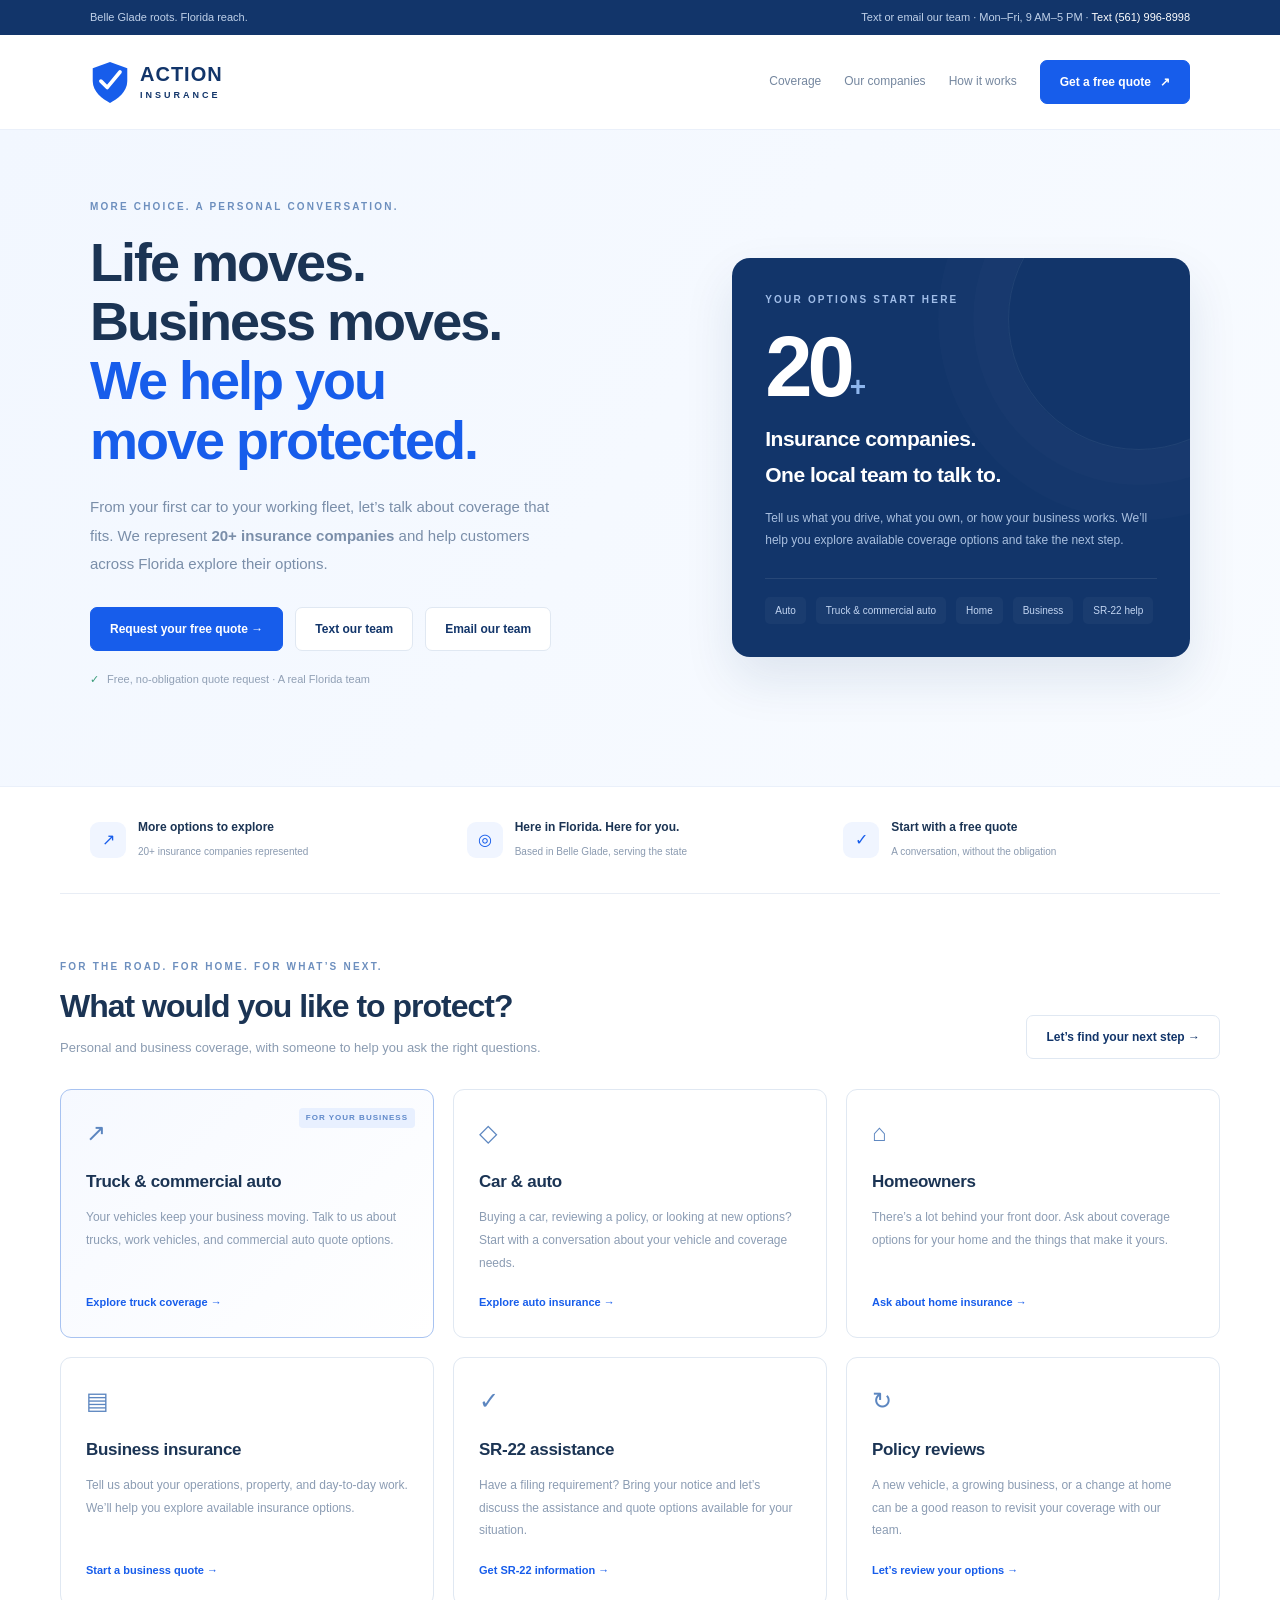
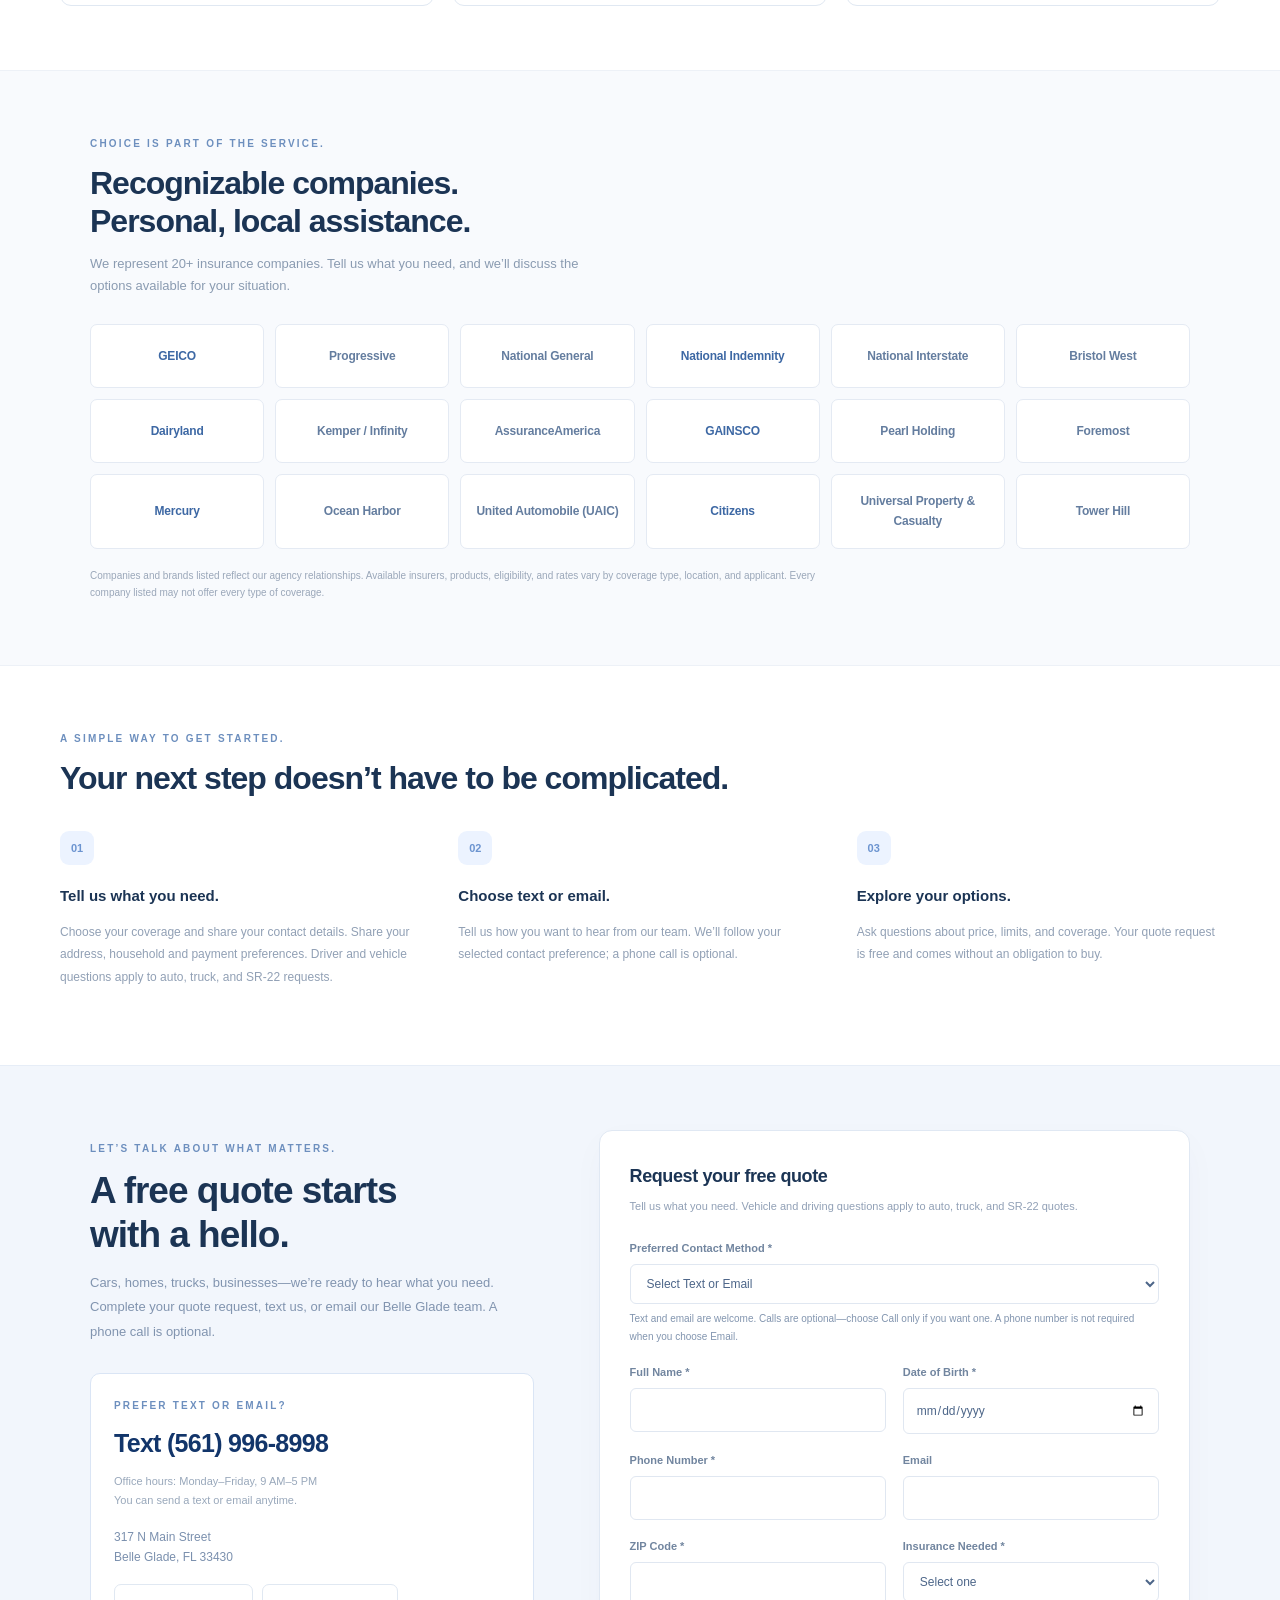
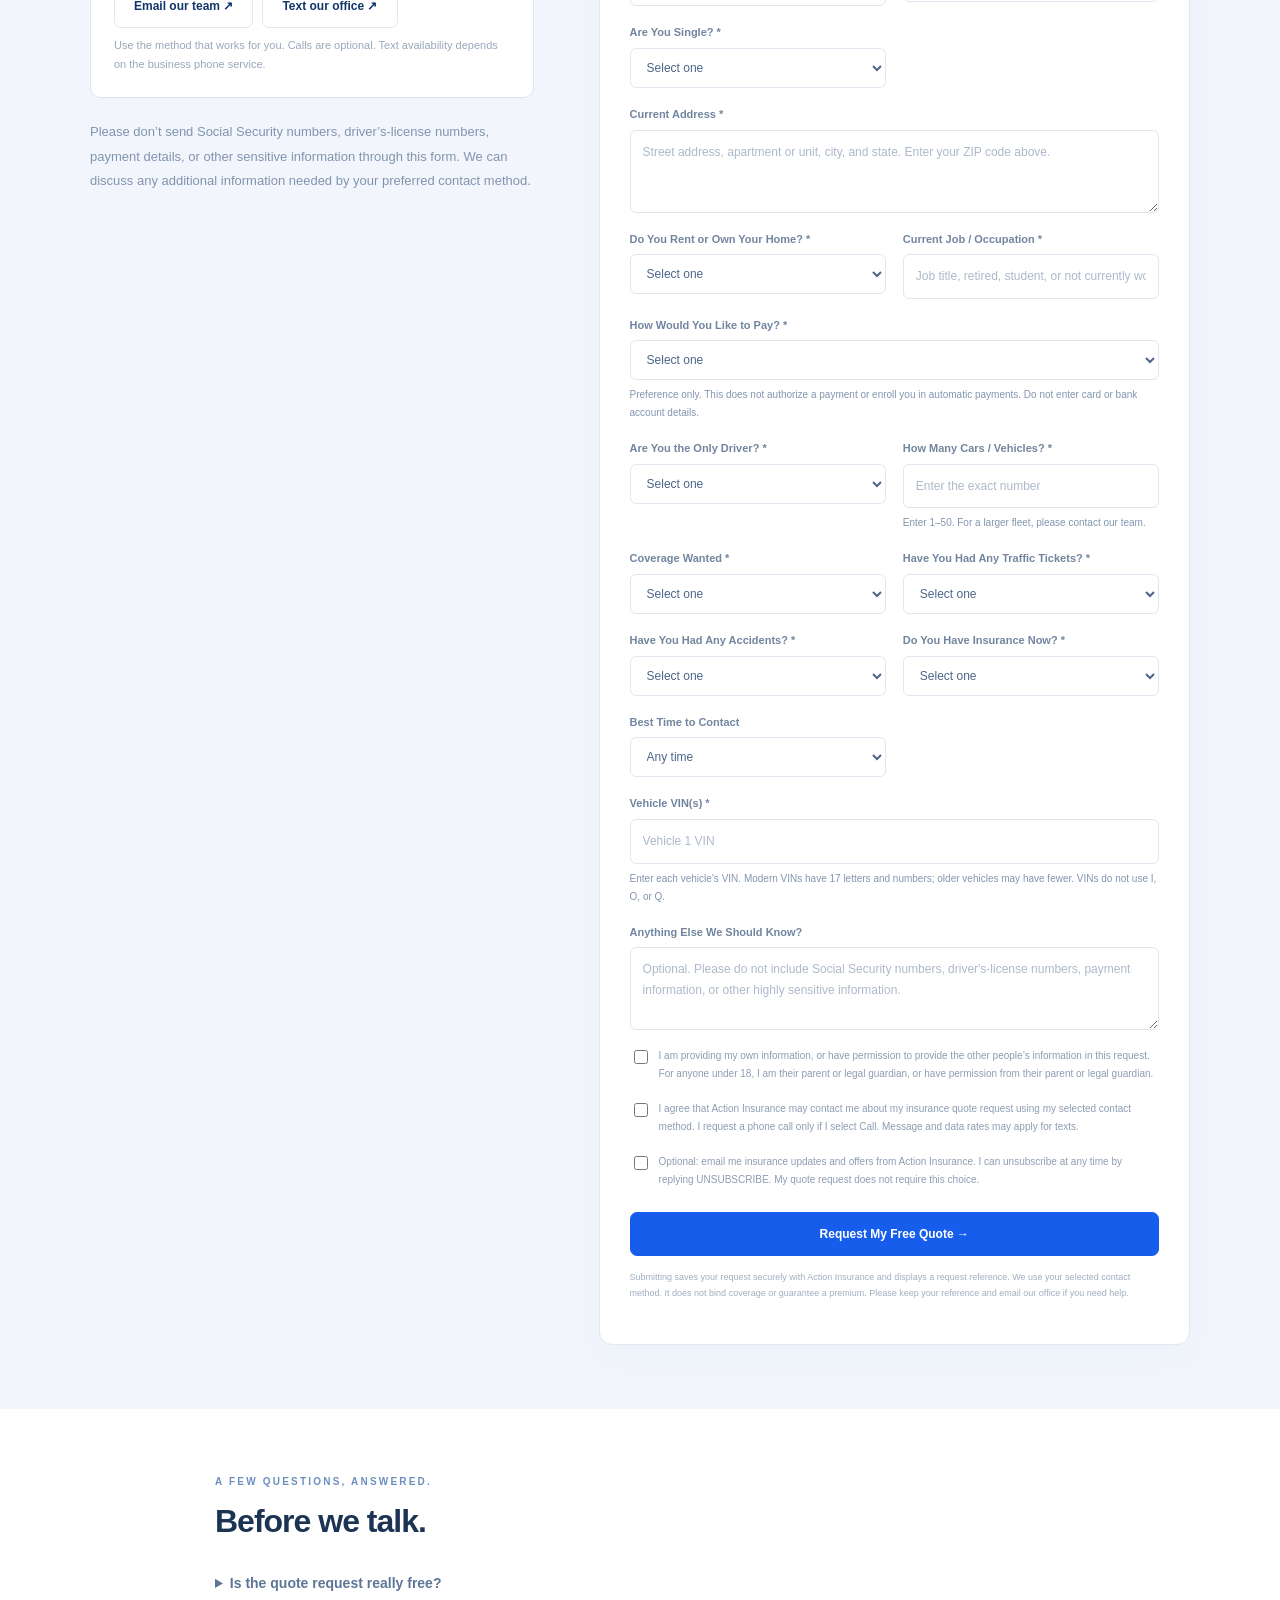
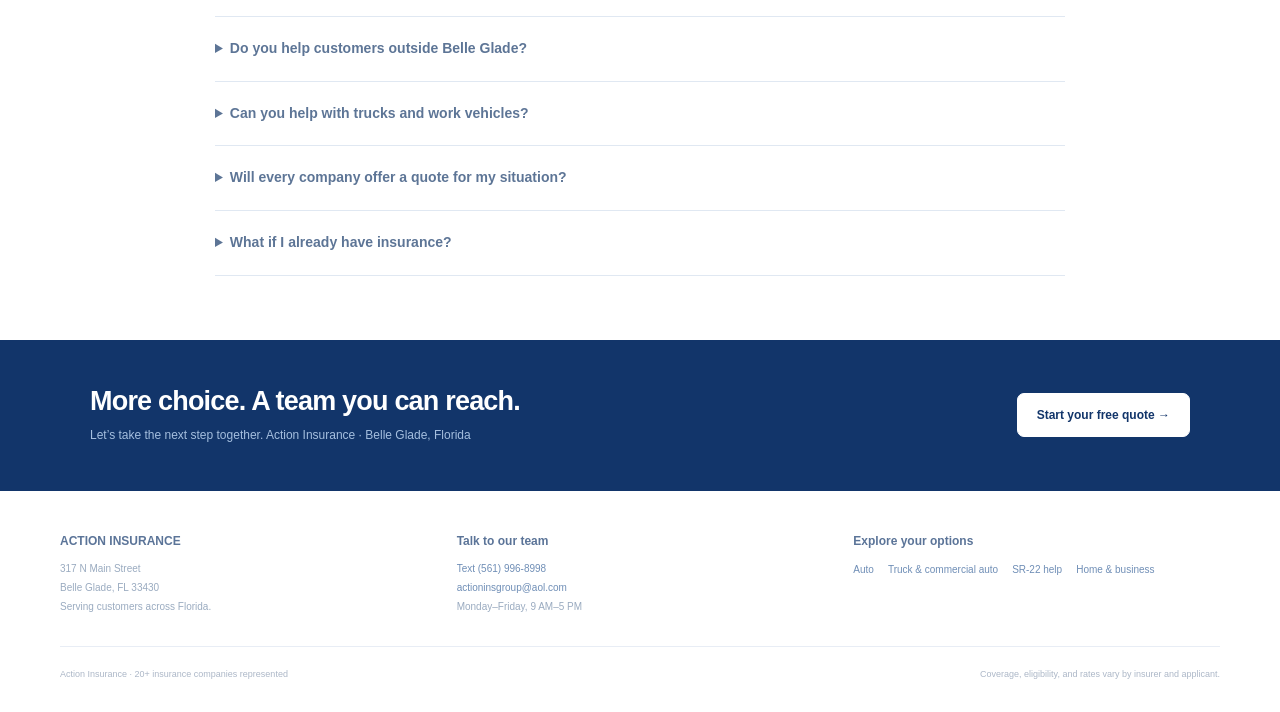
<file: index.html>
<!doctype html>
<html lang="en">
<head>
<meta charset="utf-8"><meta name="viewport" content="width=device-width,initial-scale=1">
<title>Florida Auto, Home & Truck Insurance Quotes | Action Insurance</title>
<meta name="description" content="20+ insurance companies represented. One local Florida team. Request a free auto, home, business or truck insurance quote from Action Insurance in Belle Glade. Call (561) 996-8998.">
<link rel="canonical" href="https://545ny9kfnb-ship-it.github.io/Action-insurance/">
<meta name="robots" content="index,follow"><meta name="geo.region" content="US-FL"><meta name="geo.placename" content="Belle Glade">
<meta property="og:type" content="website"><meta property="og:title" content="20+ companies. One local team. | Action Insurance">
<meta property="og:description" content="More insurance choices, with a real person to help. Request a free quote for your vehicles, home or business. Serving Florida from Belle Glade.">
<meta property="og:url" content="https://545ny9kfnb-ship-it.github.io/Action-insurance/">
<script type="application/ld+json">{"@context":"https://schema.org","@type":"InsuranceAgency","name":"Action Insurance","url":"https://545ny9kfnb-ship-it.github.io/Action-insurance/","telephone":"+1-561-996-8998","email":"actioninsgroup@aol.com","address":{"@type":"PostalAddress","streetAddress":"317 N Main Street","addressLocality":"Belle Glade","addressRegion":"FL","postalCode":"33430","addressCountry":"US"},"areaServed":{"@type":"State","name":"Florida"},"openingHoursSpecification":[{"@type":"OpeningHoursSpecification","dayOfWeek":["Monday","Tuesday","Wednesday","Thursday","Friday"],"opens":"09:00","closes":"17:00"}]}</script>
<style>
.field[hidden]{display:none}
:root{--navy:#12356a;--blue:#175deb;--text:#1b3454;--muted:#75869c;--line:#e0e8f2;--pale:#f3f7fd}*{box-sizing:border-box}html{scroll-behavior:smooth;scroll-padding-top:30px}body{margin:0;color:var(--text);background:#fff;font:15px/1.7 'Segoe UI',Arial,sans-serif}a{color:var(--blue);text-decoration:none}button,input,textarea,select{font:inherit}a:focus-visible,button:focus-visible,input:focus-visible,select:focus-visible,textarea:focus-visible{outline:3px solid #eab867;outline-offset:4px}.skip{position:absolute;left:-9999px}.skip:focus{left:20px;top:20px;background:#fff;z-index:5;padding:12px}.wrap{max-width:1160px;padding:0 30px;margin:0 auto}.topline{background:var(--navy);color:#c0d1e9;font-size:11px;padding:8px 0}.topline .wrap{display:flex;justify-content:space-between}.topline a{color:white}.nav{display:flex;justify-content:space-between;align-items:center;gap:22px;padding-top:25px;padding-bottom:25px}.brand{display:flex;align-items:center;gap:10px;color:var(--navy);font-weight:800;font-size:20px;letter-spacing:1px;line-height:1.1}.brand small{display:block;font-size:9px;font-weight:600;letter-spacing:3px;margin-top:6px}.brand svg{width:40px;height:44px}.navlinks{display:flex;align-items:center;gap:23px;font-size:12px}.navlinks>a{color:#75879f}.button{border:1px solid var(--line);border-radius:7px;padding:12px 19px;display:inline-flex;align-items:center;justify-content:center;gap:9px;font-size:12px;font-weight:650;background:#fff;color:var(--navy);cursor:pointer;line-height:1.5;transition:.15s}.button:hover{transform:translateY(-1px);box-shadow:0 4px 15px #1c4c8b10}.button.primary{background:var(--blue);border-color:var(--blue);color:white}.button.white{background:white;color:var(--navy);border-color:white}.eyebrow{font-size:10px;font-weight:700;letter-spacing:2.2px;text-transform:uppercase;color:#6d8fbe;margin-bottom:18px}.hero{background:linear-gradient(125deg,#f2f7ff,#f8fbff);border-top:1px solid #eaf0fa;border-bottom:1px solid #eaf0fa;overflow:hidden}.hero .wrap{display:grid;grid-template-columns:1.25fr 1fr;gap:70px;align-items:center;padding-top:68px;padding-bottom:68px}.hero h1{font-size:54px;line-height:1.1;letter-spacing:-2px;font-weight:650;margin:0 0 23px}.hero h1 span{color:var(--blue)}.hero-copy>p{color:#7a8ea9;max-width:465px;font-size:15px;line-height:1.9;margin:0 0 28px}.actions{display:flex;gap:12px;flex-wrap:wrap}.hero-note{margin-top:18px!important;font-size:11px!important;color:#91a0b5!important}.hero-note span{color:#3a9b79;margin-right:5px}.choice-card{background:var(--navy);color:#fff;border-radius:18px;padding:33px;position:relative;overflow:hidden;box-shadow:0 22px 50px #12356a1b}.choice-card:before{content:'';position:absolute;width:260px;height:260px;border:1px solid #ffffff10;border-radius:50%;right:-80px;top:-70px;box-shadow:0 0 0 35px #ffffff03,0 0 0 70px #ffffff03}.choice-card .eyebrow{color:#a0bde8;margin-bottom:16px}.choice-number{font-size:85px;line-height:1;font-weight:600;letter-spacing:-5px;position:relative}.choice-card h2{font-size:21px;margin:12px 0 14px;font-weight:550;letter-spacing:-.5px}.choice-card p{font-size:12px;color:#a8bfdf;line-height:1.9;margin:0 0 26px}.choice-list{border-top:1px solid #ffffff17;padding-top:18px;display:flex;gap:10px;flex-wrap:wrap;color:#c2d5f2;font-size:10px}.choice-list span{background:#ffffff09;padding:5px 10px;border-radius:5px}.trustbar{display:grid;grid-template-columns:repeat(3,1fr);gap:30px;padding-top:30px;padding-bottom:30px;border-bottom:1px solid #e8edf5}.trustitem{display:flex;gap:12px;align-items:center}.trusticon{height:36px;width:36px;background:#f0f5ff;border-radius:9px;display:grid;place-items:center;color:var(--blue);font-size:16px;flex-shrink:0}.trustitem strong{display:block;font-size:12px;font-weight:650}.trustitem small{font-size:10px;color:#8a9ab0}.section{padding:64px 0}.section-head{display:flex;justify-content:space-between;align-items:flex-end;gap:30px;margin-bottom:30px}.section h2{font-size:32px;line-height:1.2;letter-spacing:-1px;margin:0 0 12px;font-weight:600}.section .eyebrow{margin-bottom:12px}.section-sub{color:#8a9bb1;font-size:13px;margin:0;max-width:510px}.coverage-grid{display:grid;grid-template-columns:repeat(3,1fr);gap:19px}.coverage-card{border:1px solid var(--line);border-radius:11px;padding:25px;display:flex;flex-direction:column;position:relative}.coverage-card.featured{border-color:#a8c3f1;background:linear-gradient(135deg,#f6f9ff,#fff)}.coverage-icon{font-size:24px;line-height:1.5;margin-bottom:17px;color:#5c86c0}.coverage-card h3{font-size:17px;letter-spacing:-.3px;margin:0 0 9px;font-weight:600}.coverage-card p{font-size:12px;color:#8b9cb3;line-height:1.9;margin:0 0 19px}.coverage-card a{font-size:11px;font-weight:600;margin-top:auto}.tag{position:absolute;top:18px;right:18px;background:#e8f0ff;color:#5f88c9;border-radius:4px;padding:3px 7px;font-size:8px;letter-spacing:1px;font-weight:600}.carrier-section{background:#f8fafd;border-top:1px solid #edf1f7;border-bottom:1px solid #edf1f7}.carrier-grid{display:grid;grid-template-columns:repeat(6,1fr);gap:11px;margin-top:27px}.carrier{background:#fff;border:1px solid #e4eaf3;border-radius:7px;padding:16px 9px;text-align:center;display:grid;place-items:center;min-height:64px;font-size:12px;font-weight:650;color:#647d9f;letter-spacing:-.2px}.carrier:nth-child(3n+1){color:#3d68a4}.carrier-note{font-size:10px;color:#9aa7b9;margin:18px 0 0;max-width:760px}.process{display:grid;grid-template-columns:repeat(3,1fr);gap:35px;margin-top:34px}.step-num{height:34px;width:34px;background:#ecf3ff;color:#6c94d0;display:grid;place-items:center;border-radius:9px;font-size:11px;font-weight:650;margin-bottom:18px}.process h3{font-size:15px;margin:0 0 9px}.process p{font-size:12px;line-height:1.9;color:#91a0b5}.quote-section{background:#f2f6fc;border-top:1px solid #e6edf7}.quote-layout{display:grid;grid-template-columns:.9fr 1.2fr;gap:65px;align-items:start}.quote-intro{padding-top:10px}.quote-intro h2{font-size:37px}.quote-intro>p{color:#8194af;font-size:13px;line-height:1.9}.contact-box{border:1px solid #dae5f5;background:#fff;border-radius:10px;padding:23px;margin-top:28px}.contact-box .phone{font-size:25px;font-weight:650;letter-spacing:-.7px;color:var(--navy)}.contact-box p{font-size:11px;color:#99a8bb;margin:8px 0 0}.contact-box .address{font-size:12px;color:#7b90ae;margin:17px 0}.contact-box .actions{gap:9px}.quote-form{background:#fff;border:1px solid #e0e8f3;border-radius:13px;padding:30px;box-shadow:0 12px 35px #17376307}.quote-form h3{font-size:18px;font-weight:600;letter-spacing:-.4px;margin:0 0 5px}.quote-form>p{font-size:11px;color:#91a0b6;margin:0 0 24px}.form-grid{display:grid;grid-template-columns:1fr 1fr;gap:17px}.field{display:flex;flex-direction:column;gap:6px}.field.full{grid-column:1/-1}.field label{font-size:11px;font-weight:550;color:#71859f}input,select,textarea{width:100%;border:1px solid #e0e7f1;border-radius:6px;padding:11px 12px;color:#4d6689;background:white;font-size:12px;min-width:0}input::placeholder,textarea::placeholder{color:#adb9c9}textarea{resize:vertical;min-height:83px}.check{display:flex;align-items:flex-start;gap:8px;font-size:10px;color:#8d9db3;line-height:1.8;margin:17px 0}.check input{width:14px;height:14px;flex-shrink:0;accent-color:#175deb;margin-top:3px}.submit{width:100%;margin-top:6px}.form-note{font-size:9px;color:#a1aec0;line-height:1.8;margin:13px 0 0}.commercial-fields{display:none;grid-column:1/-1}.commercial-fields.visible{display:grid;grid-template-columns:1fr 1fr;gap:17px}.faq{max-width:850px;margin:auto}.faq details{border-bottom:1px solid var(--line);padding:20px 0}.faq summary{cursor:pointer;font-size:14px;font-weight:550;color:#5d7596}.faq details p{font-size:12px;color:#92a2b8;line-height:1.9;margin:15px 0 0}.final-cta{background:var(--navy);padding:45px 0;color:#fff}.final-cta .wrap{display:flex;align-items:center;justify-content:space-between;gap:30px}.final-cta h2{font-size:27px;line-height:1.2;letter-spacing:-.8px;font-weight:550;margin:0 0 8px}.final-cta p{font-size:12px;color:#a5bfdf;margin:0}.footer{padding:40px 0 30px;color:#9aabc0;font-size:10px}.footer-top{display:grid;grid-template-columns:1fr 1fr 1fr;gap:30px;margin-bottom:30px}.footer strong{color:#5b7498;font-weight:650;font-size:12px}.footer p{margin:8px 0 0;line-height:1.9}.footer a{color:#6f8eb6}.footer-bottom{border-top:1px solid #e8edf5;padding-top:20px;font-size:9px;color:#acb7c7;display:flex;gap:30px;justify-content:space-between}.mobile-call{display:none}.status{font-size:12px;color:var(--blue);margin-top:12px}.privacy-note{font-size:10px;line-height:1.8;color:#97a6ba;margin-top:22px}.inline-links{display:flex;gap:14px;flex-wrap:wrap;margin-top:10px}
@media(max-width:1000px){.hero .wrap{gap:35px}.hero h1{font-size:45px}.carrier-grid{grid-template-columns:repeat(4,1fr)}.quote-layout{gap:35px}.navlinks{gap:15px}.navlinks>a:not(.button){display:none}}@media(max-width:720px){.wrap{padding-left:22px;padding-right:22px}.topline .wrap>span:first-child{display:none}.topline .wrap{justify-content:center}.nav{padding-top:20px;padding-bottom:20px}.brand{font-size:17px}.brand svg{width:33px}.navlinks .button{font-size:10px;padding:10px 12px}.hero .wrap{grid-template-columns:1fr;padding-top:43px;padding-bottom:42px;gap:28px}.hero h1{font-size:43px}.hero-copy>p{font-size:14px}.choice-card{padding:24px}.choice-number{font-size:62px}.choice-card h2{font-size:19px}.choice-card p{margin-bottom:18px}.choice-list{padding-top:13px}.trustbar{gap:20px;grid-template-columns:1fr;padding-top:24px;padding-bottom:24px}.trustitem{gap:12px}.trustitem small{font-size:11px}.section{padding:43px 0}.section-head{display:block;margin-bottom:24px}.section h2{font-size:28px}.section-head>.button{margin-top:18px}.coverage-grid{grid-template-columns:1fr 1fr;gap:13px}.coverage-card{padding:20px}.coverage-card p{font-size:11px}.coverage-card h3{font-size:16px}.tag{font-size:7px;top:13px;right:13px}.carrier-grid{grid-template-columns:repeat(3,1fr);gap:8px}.carrier{font-size:10px;padding:12px 7px;min-height:61px}.process{grid-template-columns:1fr;gap:20px}.process h3{margin-top:-45px;margin-left:53px}.process p{margin-left:53px;margin-top:13px}.quote-layout{grid-template-columns:1fr;gap:28px}.quote-intro h2{font-size:32px}.quote-form{padding:24px}.form-grid{gap:14px}.contact-box{margin-top:22px}.final-cta .wrap{display:block}.final-cta .button{margin-top:20px}.final-cta h2{font-size:25px}.footer-top{grid-template-columns:1fr;gap:21px}.footer-bottom{display:block}.footer-bottom span{display:block;margin-bottom:7px}.footer{padding-bottom:86px}.mobile-call{position:fixed;bottom:0;left:0;right:0;display:flex;gap:10px;background:#fff;padding:10px 18px;border-top:1px solid #dce6f4;z-index:3}.mobile-call .button{flex:1;font-size:11px;padding:11px}.hero .actions .button{font-size:11px;padding:12px 15px}}@media(max-width:400px){.coverage-grid{grid-template-columns:1fr}.hero h1{font-size:38px}.form-grid{grid-template-columns:1fr}.field.full{grid-column:auto}.commercial-fields.visible{grid-template-columns:1fr}.brand small{letter-spacing:2px}.hero .actions{flex-direction:column}}@media(prefers-reduced-motion:reduce){html{scroll-behavior:auto}.button{transition:none}.button:hover{transform:none}}
.contact-preference-note{font-size:10px;line-height:1.8;color:#8295af}#vinFields input+input{margin-top:9px}.field.full>label{display:block} .quote-form .check input{width:14px;height:14px;flex-shrink:0}
@media(max-width:720px){.mobile-call .button{padding:10px 8px;font-size:10px}}
</style>
</head>
<body>
<a class="skip" href="#main-content">Skip to content</a>
<div class="topline"><div class="wrap"><span>Belle Glade roots. Florida reach.</span><span>Text or email our team · Mon–Fri, 9 AM–5 PM · <a href="sms:+15619968998">Text (561) 996-8998</a></span></div></div>
<header class="wrap nav"><a href="./" class="brand" aria-label="Action Insurance home"><svg viewBox="0 0 44 48" aria-hidden="true"><path d="M22 2 41 9v14c0 12-11 20-19 24C14 43 3 35 3 23V9Z" fill="#175deb"/><path d="m12 23 7 7 14-17" fill="none" stroke="#fff" stroke-width="4" stroke-linecap="round" stroke-linejoin="round"/></svg><span>ACTION<small>INSURANCE</small></span></a><nav class="navlinks" aria-label="Main navigation"><a href="#coverage-options">Coverage</a><a href="#companies">Our companies</a><a href="#how-it-works">How it works</a><a href="#quote" class="button primary">Get a free quote <span>↗</span></a></nav></header>
<main id="main-content">
<section class="hero"><div class="wrap"><div class="hero-copy"><div class="eyebrow">MORE CHOICE. A PERSONAL CONVERSATION.</div><h1>Life moves.<br>Business moves.<br><span>We help you<br>move protected.</span></h1><p>From your first car to your working fleet, let’s talk about coverage that fits. We represent <strong>20+ insurance companies</strong> and help customers across Florida explore their options.</p><div class="actions"><a class="button primary" href="#quote">Request your free quote →</a><a class="button" href="sms:+15619968998">Text our team</a><a class="button" href="mailto:actioninsgroup@aol.com?subject=Insurance%20quote%20request">Email our team</a></div><p class="hero-note"><span>✓</span> Free, no-obligation quote request · A real Florida team</p></div><aside class="choice-card"><div class="eyebrow">YOUR OPTIONS START HERE</div><div class="choice-number">20<span style="font-size:28px;letter-spacing:0;color:#8eb6ed">+</span></div><h2>Insurance companies.<br>One local team to talk to.</h2><p>Tell us what you drive, what you own, or how your business works. We’ll help you explore available coverage options and take the next step.</p><div class="choice-list"><span>Auto</span><span>Truck &amp; commercial auto</span><span>Home</span><span>Business</span><span>SR-22 help</span></div></aside></div></section>
<div class="wrap trustbar"><div class="trustitem"><span class="trusticon">↗</span><div><strong>More options to explore</strong><small>20+ insurance companies represented</small></div></div><div class="trustitem"><span class="trusticon">◎</span><div><strong>Here in Florida. Here for you.</strong><small>Based in Belle Glade, serving the state</small></div></div><div class="trustitem"><span class="trusticon">✓</span><div><strong>Start with a free quote</strong><small>A conversation, without the obligation</small></div></div></div>
<section class="section wrap" id="coverage-options"><div class="section-head"><div><div class="eyebrow">FOR THE ROAD. FOR HOME. FOR WHAT’S NEXT.</div><h2>What would you like to protect?</h2><p class="section-sub">Personal and business coverage, with someone to help you ask the right questions.</p></div><a class="button" href="#quote">Let’s find your next step →</a></div><div class="coverage-grid">
<article class="coverage-card featured"><span class="tag">FOR YOUR BUSINESS</span><div class="coverage-icon">↗</div><h3>Truck &amp; commercial auto</h3><p>Your vehicles keep your business moving. Talk to us about trucks, work vehicles, and commercial auto quote options.</p><a href="commercial-auto-insurance.html">Explore truck coverage →</a></article>
<article class="coverage-card"><div class="coverage-icon">◇</div><h3>Car &amp; auto</h3><p>Buying a car, reviewing a policy, or looking at new options? Start with a conversation about your vehicle and coverage needs.</p><a href="auto-insurance.html">Explore auto insurance →</a></article>
<article class="coverage-card"><div class="coverage-icon">⌂</div><h3>Homeowners</h3><p>There’s a lot behind your front door. Ask about coverage options for your home and the things that make it yours.</p><a href="#quote" data-coverage="Home Insurance">Ask about home insurance →</a></article>
<article class="coverage-card"><div class="coverage-icon">▤</div><h3>Business insurance</h3><p>Tell us about your operations, property, and day-to-day work. We’ll help you explore available insurance options.</p><a href="#quote" data-coverage="Business Insurance">Start a business quote →</a></article>
<article class="coverage-card"><div class="coverage-icon">✓</div><h3>SR-22 assistance</h3><p>Have a filing requirement? Bring your notice and let’s discuss the assistance and quote options available for your situation.</p><a href="sr-22.html">Get SR-22 information →</a></article>
<article class="coverage-card"><div class="coverage-icon">↻</div><h3>Policy reviews</h3><p>A new vehicle, a growing business, or a change at home can be a good reason to revisit your coverage with our team.</p><a href="#quote" data-coverage="Other">Let’s review your options →</a></article></div></section>
<section class="section carrier-section" id="companies"><div class="wrap"><div class="eyebrow">CHOICE IS PART OF THE SERVICE.</div><h2>Recognizable companies.<br>Personal, local assistance.</h2><p class="section-sub">We represent 20+ insurance companies. Tell us what you need, and we’ll discuss the options available for your situation.</p><div class="carrier-grid">
<div class="carrier">GEICO</div><div class="carrier">Progressive</div><div class="carrier">National General</div><div class="carrier">National Indemnity</div><div class="carrier">National Interstate</div><div class="carrier">Bristol West</div><div class="carrier">Dairyland</div><div class="carrier">Kemper / Infinity</div><div class="carrier">AssuranceAmerica</div><div class="carrier">GAINSCO</div><div class="carrier">Pearl Holding</div><div class="carrier">Foremost</div><div class="carrier">Mercury</div><div class="carrier">Ocean Harbor</div><div class="carrier">United Automobile (UAIC)</div><div class="carrier">Citizens</div><div class="carrier">Universal Property &amp; Casualty</div><div class="carrier">Tower Hill</div>
</div><p class="carrier-note">Companies and brands listed reflect our agency relationships. Available insurers, products, eligibility, and rates vary by coverage type, location, and applicant. Every company listed may not offer every type of coverage.</p></div></section>
<section class="section wrap" id="how-it-works"><div class="eyebrow">A SIMPLE WAY TO GET STARTED.</div><h2>Your next step doesn’t have to be complicated.</h2><div class="process"><div><div class="step-num">01</div><h3>Tell us what you need.</h3><p>Choose your coverage and share your contact details. Share your address, household and payment preferences. Driver and vehicle questions apply to auto, truck, and SR-22 requests.</p></div><div><div class="step-num">02</div><h3>Choose text or email.</h3><p>Tell us how you want to hear from our team. We’ll follow your selected contact preference; a phone call is optional.</p></div><div><div class="step-num">03</div><h3>Explore your options.</h3><p>Ask questions about price, limits, and coverage. Your quote request is free and comes without an obligation to buy.</p></div></div></section>
<section class="section quote-section" id="quote"><div class="wrap quote-layout"><div class="quote-intro"><div class="eyebrow">LET’S TALK ABOUT WHAT MATTERS.</div><h2>A free quote starts<br>with a hello.</h2><p>Cars, homes, trucks, businesses—we’re ready to hear what you need. Complete your quote request, text us, or email our Belle Glade team. A phone call is optional.</p><div class="contact-box"><div class="eyebrow" style="margin-bottom:8px">PREFER TEXT OR EMAIL?</div><a class="phone" href="sms:+15619968998">Text (561) 996-8998</a><p>Office hours: Monday–Friday, 9 AM–5 PM<br>You can send a text or email anytime.</p><div class="address">317 N Main Street<br>Belle Glade, FL 33430</div><div class="actions"><a class="button" href="mailto:actioninsgroup@aol.com">Email our team ↗</a><a class="button" href="sms:+15619968998">Text our office ↗</a></div><p>Use the method that works for you. Calls are optional. Text availability depends on the business phone service.</p></div><p class="privacy-note">Please don’t send Social Security numbers, driver’s-license numbers, payment details, or other sensitive information through this form. We can discuss any additional information needed by your preferred contact method.</p></div>
<form class="quote-form" id="quoteForm"
            action="https://action-insurance-cloud.oakenbug2.chatgpt.site/quote-request"
            method="POST">
        <input type="hidden" name="Quote Form Version" value="2026-11-06">
        <input type="hidden" id="campaign-source" name="Campaign Source" value="Website">
        <input type="text" name="_honey" tabindex="-1" autocomplete="off" aria-hidden="true" style="display:none">

        <h3>Request your free quote</h3>
        <p>Tell us what you need. Vehicle and driving questions apply to auto, truck, and SR-22 quotes.</p>
        <div class="form-grid">
          <div class="field full">
            <label for="contact">Preferred Contact Method *</label>
            <select id="contact" name="Preferred Contact Method" required>
              <option value="">Select Text or Email</option>
              <option value="Text">Text</option>
              <option value="Email">Email</option>
              <option value="Call">Call (only if I request it)</option>
            </select>
            <small class="contact-preference-note">Text and email are welcome. Calls are optional—choose Call only if you want one. A phone number is not required when you choose Email.</small>
          </div>
          <div class="field">
            <label for="name">Full Name *</label>
            <input id="name" name="Full Name" type="text" autocomplete="name" required>
          </div>

          <div class="field">
            <label for="dob">Date of Birth *</label>
            <input id="dob" name="Date of Birth" type="date" min="1900-01-01" autocomplete="bday" required>
          </div>

          <div class="field">
            <label for="phone" id="phone-label">Phone Number *</label>
            <input id="phone" name="Phone Number" type="tel" autocomplete="tel" required>
          </div>

          <div class="field">
            <label for="email" id="email-label">Email</label>
            <input id="email" name="Email" type="email" autocomplete="email">
          </div>

          <div class="field">
            <label for="zip">ZIP Code *</label>
            <input id="zip" name="ZIP Code" inputmode="numeric" pattern="[0-9]{5}(-[0-9]{4})?" autocomplete="postal-code" required>
          </div>

          <div class="field">
            <label for="insurance">Insurance Needed *</label>
            <select id="insurance" name="Insurance Needed" required>
              <option value="">Select one</option>
              <option>Auto Insurance</option>
              <option>Truck / Commercial Auto Insurance</option>
              <option>Home Insurance</option>
              <option>Renters Insurance</option>
              <option>Business Insurance</option>
              <option>SR-22</option>
              <option>Other</option>
            </select>
          </div>

          <div class="field">
            <label for="single">Are You Single? *</label>
            <select id="single" name="Single" required>
              <option value="">Select one</option>
              <option>Yes</option>
              <option>No</option>
            </select>
          </div>

          <div class="field full">
            <label for="address">Current Address *</label>
            <textarea id="address" name="Current Address" autocomplete="street-address" maxlength="500" placeholder="Street address, apartment or unit, city, and state. Enter your ZIP code above." required></textarea>
          </div>

          <div class="field">
            <label for="housing">Do You Rent or Own Your Home? *</label>
            <select id="housing" name="Housing Status" required>
              <option value="">Select one</option>
              <option>Rent</option>
              <option>Own</option>
              <option>Other</option>
            </select>
          </div>

          <div class="field">
            <label for="jobtitle">Current Job / Occupation *</label>
            <input id="jobtitle" name="Work Title / Occupation" type="text" maxlength="200" placeholder="Job title, retired, student, or not currently working" required>
          </div>

          <div class="field full">
            <label for="payment">How Would You Like to Pay? *</label>
            <select id="payment" name="Payment Preference" aria-describedby="payment-note" required>
              <option value="">Select one</option>
              <option>Card</option>
              <option>Automatic payments</option>
            </select>
            <small id="payment-note" class="contact-preference-note">Preference only. This does not authorize a payment or enroll you in automatic payments. Do not enter card or bank account details.</small>
          </div>

          <div class="field" data-auto-field>
            <label for="onlydriver">Are You the Only Driver? *</label>
            <select id="onlydriver" name="Only Driver" required>
              <option value="">Select one</option>
              <option>Yes</option>
              <option>No</option>
            </select>
          </div>

          <div class="field" data-auto-field data-show-when="onlydriver" data-show-value="No">
            <label for="extra-drivers">How Many Additional Drivers? *</label>
            <input id="extra-drivers" name="Number of Additional Drivers" type="number" min="1" max="20" step="1" inputmode="numeric" placeholder="Do not include yourself" required>
          </div>

          <div class="field full" data-auto-field data-show-when="onlydriver" data-show-value="No">
            <span id="driver-details-label" class="contact-preference-note">Additional drivers: full name and date of birth</span>
            <div id="driverFields" class="form-grid" aria-labelledby="driver-details-label">
              <div class="field"><label for="driver-name-1">Additional Driver 1 Full Name *</label><input id="driver-name-1" name="Additional Driver 1 Name" type="text" maxlength="200" autocomplete="off" required></div>
              <div class="field"><label for="driver-dob-1">Additional Driver 1 Date of Birth *</label><input id="driver-dob-1" name="Additional Driver 1 Date of Birth" type="date" min="1900-01-01" autocomplete="off" required></div>
            </div>
            <small class="contact-preference-note">Birth dates and additional-driver details are stored encrypted and available only in the signed-in agency workspace, not in ordinary notification emails.</small>
          </div>

          <div class="field" data-auto-field>
            <label for="vehicles">How Many Cars / Vehicles? *</label>
            <input id="vehicles" name="Number of Vehicles" type="number" min="1" max="50" step="1" inputmode="numeric" placeholder="Enter the exact number" aria-describedby="vehicles-note" required>
            <small id="vehicles-note" class="contact-preference-note">Enter 1–50. For a larger fleet, please contact our team.</small>
          </div>

          <div class="field" data-auto-field>
            <label for="coverage">Coverage Wanted *</label>
            <select id="coverage" name="Coverage Wanted" required>
              <option value="">Select one</option>
              <option>PIP</option>
              <option>Semi Full Coverage</option>
              <option>Full Coverage</option>
            </select>
          </div>

          <div class="field" data-auto-field>
            <label for="tickets">Have You Had Any Traffic Tickets? *</label>
            <select id="tickets" name="Traffic Tickets" required>
              <option value="">Select one</option><option>Yes</option><option>No</option>
            </select>
          </div>

          <div class="field" data-auto-field data-show-when="tickets">
            <label for="ticket-count">If Yes, How Many Tickets? *</label>
            <input id="ticket-count" name="Number of Tickets" type="number" min="1" max="999" step="1" inputmode="numeric" required>
          </div>

          <div class="field" data-auto-field>
            <label for="accidents">Have You Had Any Accidents? *</label>
            <select id="accidents" name="Accidents" required>
              <option value="">Select one</option><option>Yes</option><option>No</option>
            </select>
          </div>

          <div class="field" data-auto-field data-show-when="accidents">
            <label for="accident-when">If Yes, How Long Ago Was the Most Recent Accident? *</label>
            <input id="accident-when" name="Most Recent Accident" type="text" maxlength="200" placeholder="For example: 6 months ago or May 2024" required>
          </div>

          <div class="field">
            <label for="insured">Do You Have Insurance Now? *</label>
            <select id="insured" name="Currently Insured" required>
              <option value="">Select one</option>
              <option>Yes</option>
              <option>No</option>
            </select>
          </div>

          

          <div class="field" data-show-when="insured">
            <label for="insured-duration">If Yes, How Long Have You Been Insured? *</label>
            <input id="insured-duration" name="Time Currently Insured" type="text" maxlength="200" placeholder="For example: 2 years or since May 2024" required>
          </div>

          <div class="field" data-show-when="insured">
            <label for="insurer">If Yes, With Which Insurance Company? *</label>
            <input id="insurer" name="Current Insurance Company" type="text" maxlength="200" required>
          </div>

          <div class="field">
            <label for="besttime">Best Time to Contact</label>
            <select id="besttime" name="Best Time to Contact">
              <option value="">Any time</option>
              <option>Morning</option>
              <option>Afternoon</option>
              <option>Evening</option>
            </select>
          </div>

          <div class="field full" data-auto-field>
            <label for="vehicle-vin-1">Vehicle VIN(s) *</label>
            <div id="vinFields">
              <input id="vehicle-vin-1" name="Vehicle 1 VIN" type="text" maxlength="17" minlength="11" pattern="[A-HJ-NPR-Za-hj-npr-z0-9]{11,17}" autocapitalize="characters" spellcheck="false" autocomplete="off" aria-label="Vehicle 1 VIN" aria-describedby="vin-note" placeholder="Vehicle 1 VIN" required>
            </div>
            <small id="vin-note" class="contact-preference-note">Enter each vehicle’s VIN. Modern VINs have 17 letters and numbers; older vehicles may have fewer. VINs do not use I, O, or Q.</small>
          </div>

          <div class="field full">
            <label for="message">Anything Else We Should Know?</label>
            <textarea id="message" name="Message" placeholder="Optional. Please do not include Social Security numbers, driver's-license numbers, payment information, or other highly sensitive information."></textarea>
          </div>
        </div>

        <label class="check">
          <input type="checkbox" name="Driver Information Permission" value="Yes" required>
          <span>I am providing my own information, or have permission to provide the other people’s information in this request. For anyone under 18, I am their parent or legal guardian, or have permission from their parent or legal guardian.</span>
        </label>

        <label class="check">
          <input type="checkbox" name="Contact Consent" value="Yes" required>
          <span>I agree that Action Insurance may contact me about my insurance quote request using my selected contact method. I request a phone call only if I select Call. Message and data rates may apply for texts.</span>
        </label>

        <label class="check">
          <input type="checkbox" id="marketingEmailOptIn" name="Marketing Email Opt-In" value="Yes - insurance email updates from Action Insurance">
          <span>Optional: email me insurance updates and offers from Action Insurance. I can unsubscribe at any time by replying UNSUBSCRIBE. My quote request does not require this choice.</span>
        </label>
        <input type="hidden" id="marketingOptInRecordedAt" name="Marketing Opt-In Recorded At" value="Not subscribed">
        <input type="hidden" name="Marketing Opt-In Wording" value="Optional: email me insurance updates and offers from Action Insurance. I can unsubscribe at any time by replying UNSUBSCRIBE. My quote request does not require this choice. Version 2026-10-31.">

        <button class="button primary submit" type="submit">Request My Free Quote →</button>
        <div class="form-note">Submitting saves your request securely with Action Insurance and displays a request reference. We use your selected contact method. It does not bind coverage or guarantee a premium. Please keep your reference and email our office if you need help.</div>
        <div class="status" id="formStatus" aria-live="polite"></div>
      </form>
</div></section>
<section class="section wrap"><div class="faq"><div class="eyebrow">A FEW QUESTIONS, ANSWERED.</div><h2>Before we talk.</h2><details><summary>Is the quote request really free?</summary><p>Yes. You can request a free, no-obligation quote. The insurer determines available coverage, eligibility, and pricing. Requesting a quote does not mean coverage is in effect.</p></details><details><summary>Do you help customers outside Belle Glade?</summary><p>Yes. Our office is in Belle Glade, and we assist customers throughout Florida. Let us know your ZIP code and the type of insurance you’re looking for.</p></details><details><summary>Can you help with trucks and work vehicles?</summary><p>Yes. Truck and commercial auto insurance are among the services we offer. Tell us about your business, vehicles, and drivers so we can discuss your needs and available options.</p></details><details><summary>Will every company offer a quote for my situation?</summary><p>Available companies vary by the coverage you need, your location, and your application. Our agency represents 20+ companies, but every company may not offer every product or accept every applicant.</p></details><details><summary>What if I already have insurance?</summary><p>You can ask us to review your coverage needs and explore available options. Keep your existing coverage in place until any replacement policy and its effective date are confirmed.</p></details></div></section>
<section class="final-cta"><div class="wrap"><div><h2>More choice. A team you can reach.</h2><p>Let’s take the next step together. Action Insurance · Belle Glade, Florida</p></div><a class="button white" href="#quote">Start your free quote →</a></div></section>
</main>
<footer class="footer wrap"><div class="footer-top"><div><strong>ACTION INSURANCE</strong><p>317 N Main Street<br>Belle Glade, FL 33430<br>Serving customers across Florida.</p></div><div><strong>Talk to our team</strong><p><a href="sms:+15619968998">Text (561) 996-8998</a><br><a href="mailto:actioninsgroup@aol.com">actioninsgroup@aol.com</a><br>Monday–Friday, 9 AM–5 PM</p></div><div><strong>Explore your options</strong><div class="inline-links"><a href="auto-insurance.html">Auto</a><a href="commercial-auto-insurance.html">Truck &amp; commercial auto</a><a href="sr-22.html">SR-22 help</a><a href="#quote">Home &amp; business</a></div></div></div><div class="footer-bottom"><span>Action Insurance · 20+ insurance companies represented</span><span>Coverage, eligibility, and rates vary by insurer and applicant.</span></div></footer>
<div class="mobile-call"><a class="button" href="sms:+15619968998">Text us</a><a class="button" href="mailto:actioninsgroup@aol.com?subject=Insurance%20quote%20request">Email us</a><a class="button primary" href="#quote">Free quote →</a></div>
<script>
    const form = document.getElementById('quoteForm');
    const statusEl = document.getElementById('formStatus');
    const vehicleSelect = document.getElementById('vehicles');
    const vinFields = document.getElementById('vinFields');
    const storedVinValues = new Map();
    const storedDriverValues = new Map();
    const driverCount = document.getElementById('extra-drivers');
    const driverFields = document.getElementById('driverFields');
    const today = new Date().toISOString().slice(0, 10);
    document.querySelectorAll('input[type=date]').forEach(input => { input.max = today; });

    function renderDriverFields() {
      driverFields.querySelectorAll('input').forEach(input => storedDriverValues.set(input.name, input.value));
      const selectedCount = Number(driverCount.value || '1');
      const count = Number.isInteger(selectedCount) && selectedCount >= 1 ? Math.min(selectedCount, 20) : 1;
      driverFields.replaceChildren();
      for (let i = 1; i <= count; i++) {
        for (const kind of ['Name', 'Date of Birth']) {
          const field = document.createElement('div');
          field.className = 'field';
          const label = document.createElement('label');
          const input = document.createElement('input');
          input.id = (kind === 'Name' ? 'driver-name-' : 'driver-dob-') + i;
          input.name = `Additional Driver ${i} ${kind}`;
          label.htmlFor = input.id;
          label.textContent = `Additional Driver ${i} ${kind === 'Name' ? 'Full Name' : kind} *`;
          input.type = kind === 'Name' ? 'text' : 'date';
          if (kind === 'Name') input.maxLength = 200;
          else { input.min = '1900-01-01'; input.max = today; }
          input.autocomplete = 'off';
          input.required = true;
          input.value = storedDriverValues.get(input.name) || '';
          field.append(label, input);
          driverFields.appendChild(field);
        }
      }
      updateCoverageFields();
    }
    driverCount.addEventListener('input', renderDriverFields);
    driverCount.addEventListener('change', renderDriverFields);

    function renderVinFields() {
      vinFields.querySelectorAll('input').forEach((input, index) => {
        storedVinValues.set(index + 1, input.value);
      });
      const selectedCount = Number(vehicleSelect.value || '1');
      const count = Number.isInteger(selectedCount) && selectedCount >= 1 ? Math.min(selectedCount, 50) : 1;
      vinFields.innerHTML = '';
      for (let i = 1; i <= count; i++) {
        const input = document.createElement('input');
        input.name = `Vehicle ${i} VIN`;
        input.type = 'text';
        input.id = 'vehicle-vin-' + i;
        input.maxLength = 17;
        input.minLength = 11;
        input.pattern = '[A-HJ-NPR-Za-hj-npr-z0-9]{11,17}';
        input.autocomplete = 'off';
        input.setAttribute('autocapitalize', 'characters');
        input.spellcheck = false;
        input.setAttribute('aria-describedby', 'vin-note');
        input.setAttribute('aria-label', 'Vehicle ' + i + ' VIN');
        input.value = storedVinValues.get(i) || '';
        input.placeholder = `Vehicle ${i} VIN`;
        input.required = true;
        input.style.marginBottom = '10px';
        vinFields.appendChild(input);
      }
      updateCoverageFields();
    }

    vehicleSelect.addEventListener('input', renderVinFields);
    vehicleSelect.addEventListener('change', renderVinFields);


    const contactPreference = document.getElementById('contact');
    const phoneInput = document.getElementById('phone');
    const emailInput = document.getElementById('email');
    function updateContactRequirements() {
      const byEmail = contactPreference.value === 'Email';
      phoneInput.required = !byEmail;
      emailInput.required = byEmail;
      document.getElementById('phone-label').textContent = byEmail ? 'Phone Number (optional)' : 'Phone Number *';
      document.getElementById('email-label').textContent = byEmail ? 'Email *' : 'Email';
    }
    contactPreference.addEventListener('change', updateContactRequirements);
    updateContactRequirements();
    const params = new URLSearchParams(location.search);
    const coverageSelect = document.getElementById('insurance');
    function updateCoverageFields() {
      const needsVehicles = !coverageSelect.value || ['Auto Insurance', 'Truck / Commercial Auto Insurance', 'SR-22'].includes(coverageSelect.value);
      document.querySelectorAll('[data-auto-field], [data-show-when]').forEach(field => {
        const show = (!field.hasAttribute('data-auto-field') || needsVehicles) && (!field.dataset.showWhen || document.getElementById(field.dataset.showWhen).value === (field.dataset.showValue || 'Yes'));
        field.hidden = !show;
        field.querySelectorAll('input, select').forEach(input => {
          if (!Object.hasOwn(input.dataset, 'coverageRequired')) input.dataset.coverageRequired = String(input.required);
          input.required = show && input.dataset.coverageRequired === 'true';
          input.disabled = !show;
        });
      });
    }
    coverageSelect.addEventListener('change', updateCoverageFields);
    document.getElementById('tickets').addEventListener('change', updateCoverageFields);
    document.getElementById('accidents').addEventListener('change', updateCoverageFields);
    document.getElementById('insured').addEventListener('change', updateCoverageFields);
    document.getElementById('onlydriver').addEventListener('change', updateCoverageFields);
    const requested = params.get('coverage');
    if ([...coverageSelect.options].some(option => option.value === requested)) coverageSelect.value = requested;
    updateCoverageFields();
    document.querySelectorAll('[data-coverage]').forEach(link => link.addEventListener('click', () => {
      const requestedCoverage = link.dataset.coverage;
      if ([...coverageSelect.options].some(option => option.value === requestedCoverage)) coverageSelect.value = requestedCoverage;
      updateCoverageFields();
    }));
    document.getElementById('campaign-source').value = [params.get('utm_source'), params.get('utm_campaign')].filter(Boolean).join(' / ').slice(0, 200) || 'Website';

    // Submit directly to our owned intake service, which saves the request before email notification.
    form.addEventListener('submit', function() {
      vinFields.querySelectorAll('input').forEach(input => { input.value = input.value.trim().toUpperCase(); });
      document.getElementById('marketingOptInRecordedAt').value = document.getElementById('marketingEmailOptIn').checked ? new Date().toISOString() : 'Not subscribed';
      statusEl.textContent = 'Saving your request securely with Action Insurance...';
    });
  </script>
</body></html>
</file>
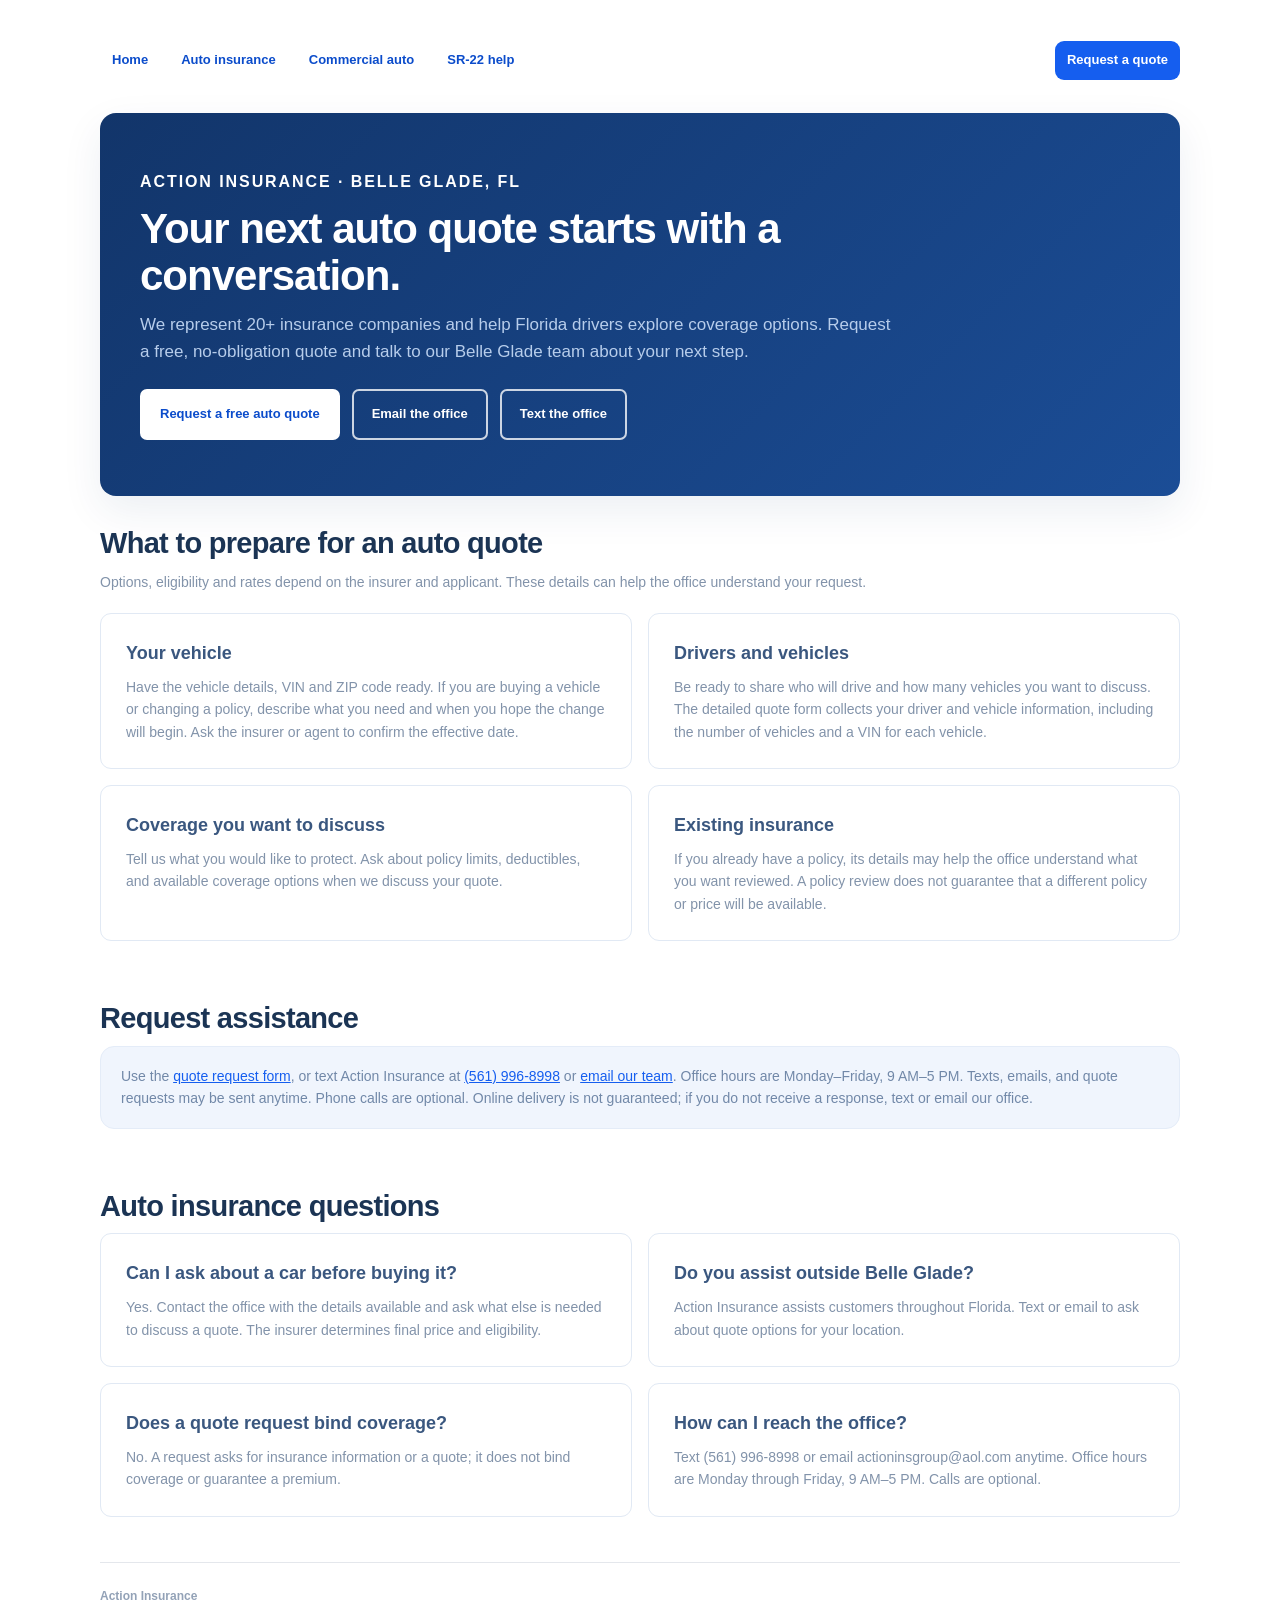
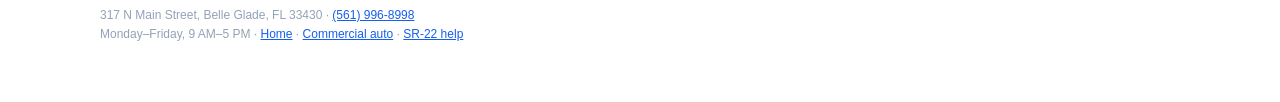
<file: auto-insurance.html>
<!doctype html>
<html lang="en">
<head>
  <meta charset="utf-8">
  <meta name="viewport" content="width=device-width, initial-scale=1">
  <title>Auto Insurance Quotes in Belle Glade, FL | Action Insurance</title>
  <meta name="description" content="Ask Action Insurance in Belle Glade about personal auto insurance quotes, vehicle changes and coverage options. Serving customers throughout Florida.">
  <link rel="canonical" href="https://545ny9kfnb-ship-it.github.io/Action-insurance/auto-insurance.html">
  <meta name="robots" content="index, follow">
  <link rel="stylesheet" href="services.css">
</head>
<body><a class="skip-link" href="#main-content">Skip to main content</a><main class="wrap" id="main-content" tabindex="-1">
  <nav class="site-nav" aria-label="Insurance services"><a href="./">Home</a><a href="auto-insurance.html" aria-current="page">Auto insurance</a><a href="commercial-auto-insurance.html">Commercial auto</a><a href="sr-22.html">SR-22 help</a><a class="nav-quote" href="./#quote">Request a quote</a></nav>
  <header class="hero"><div class="brand">ACTION INSURANCE &middot; BELLE GLADE, FL</div><h1>Your next auto quote starts with a conversation.</h1><p>We represent 20+ insurance companies and help Florida drivers explore coverage options. Request a free, no-obligation quote and talk to our Belle Glade team about your next step.</p><div class="actions"><a class="btn btn-primary" href="./#quote">Request a free auto quote</a><a class="btn btn-secondary" href="mailto:actioninsgroup@aol.com?subject=Insurance%20quote%20request">Email the office</a><a class="btn btn-secondary" href="sms:+15619968998">Text the office</a></div></header>
  <section aria-labelledby="quote-prep"><h2 id="quote-prep">What to prepare for an auto quote</h2><p class="sub">Options, eligibility and rates depend on the insurer and applicant. These details can help the office understand your request.</p><div class="grid">
    <article class="card"><h3>Your vehicle</h3><p>Have the vehicle details, VIN and ZIP code ready. If you are buying a vehicle or changing a policy, describe what you need and when you hope the change will begin. Ask the insurer or agent to confirm the effective date.</p></article>
    <article class="card"><h3>Drivers and vehicles</h3><p>Be ready to share who will drive and how many vehicles you want to discuss. The detailed quote form collects your driver and vehicle information, including the number of vehicles and a VIN for each vehicle.</p></article>
    <article class="card"><h3>Coverage you want to discuss</h3><p>Tell us what you would like to protect. Ask about policy limits, deductibles, and available coverage options when we discuss your quote.</p></article>
    <article class="card"><h3>Existing insurance</h3><p>If you already have a policy, its details may help the office understand what you want reviewed. A policy review does not guarantee that a different policy or price will be available.</p></article>
  </div></section>
  <section><h2>Request assistance</h2><div class="callout"><p>Use the <a href="./#quote">quote request form</a>, or text Action Insurance at <a href="sms:+15619968998">(561) 996-8998</a> or <a href="mailto:actioninsgroup@aol.com">email our team</a>. Office hours are Monday&ndash;Friday, 9 AM&ndash;5 PM. Texts, emails, and quote requests may be sent anytime. Phone calls are optional. Online delivery is not guaranteed; if you do not receive a response, text or email our office.</p></div></section>
  <section aria-labelledby="auto-faq"><h2 id="auto-faq">Auto insurance questions</h2><div class="grid">
    <article class="card"><h3>Can I ask about a car before buying it?</h3><p>Yes. Contact the office with the details available and ask what else is needed to discuss a quote. The insurer determines final price and eligibility.</p></article>
    <article class="card"><h3>Do you assist outside Belle Glade?</h3><p>Action Insurance assists customers throughout Florida. Text or email to ask about quote options for your location.</p></article>
    <article class="card"><h3>Does a quote request bind coverage?</h3><p>No. A request asks for insurance information or a quote; it does not bind coverage or guarantee a premium.</p></article>
    <article class="card"><h3>How can I reach the office?</h3><p>Text (561) 996-8998 or email actioninsgroup@aol.com anytime. Office hours are Monday through Friday, 9 AM&ndash;5 PM. Calls are optional.</p></article>
  </div></section>
  <footer><strong>Action Insurance</strong><br>317 N Main Street, Belle Glade, FL 33430 &middot; <a href="sms:+15619968998">(561) 996-8998</a><br>Monday&ndash;Friday, 9 AM&ndash;5 PM &middot; <a href="./">Home</a> &middot; <a href="commercial-auto-insurance.html">Commercial auto</a> &middot; <a href="sr-22.html">SR-22 help</a></footer>
</main></body></html>
</file>
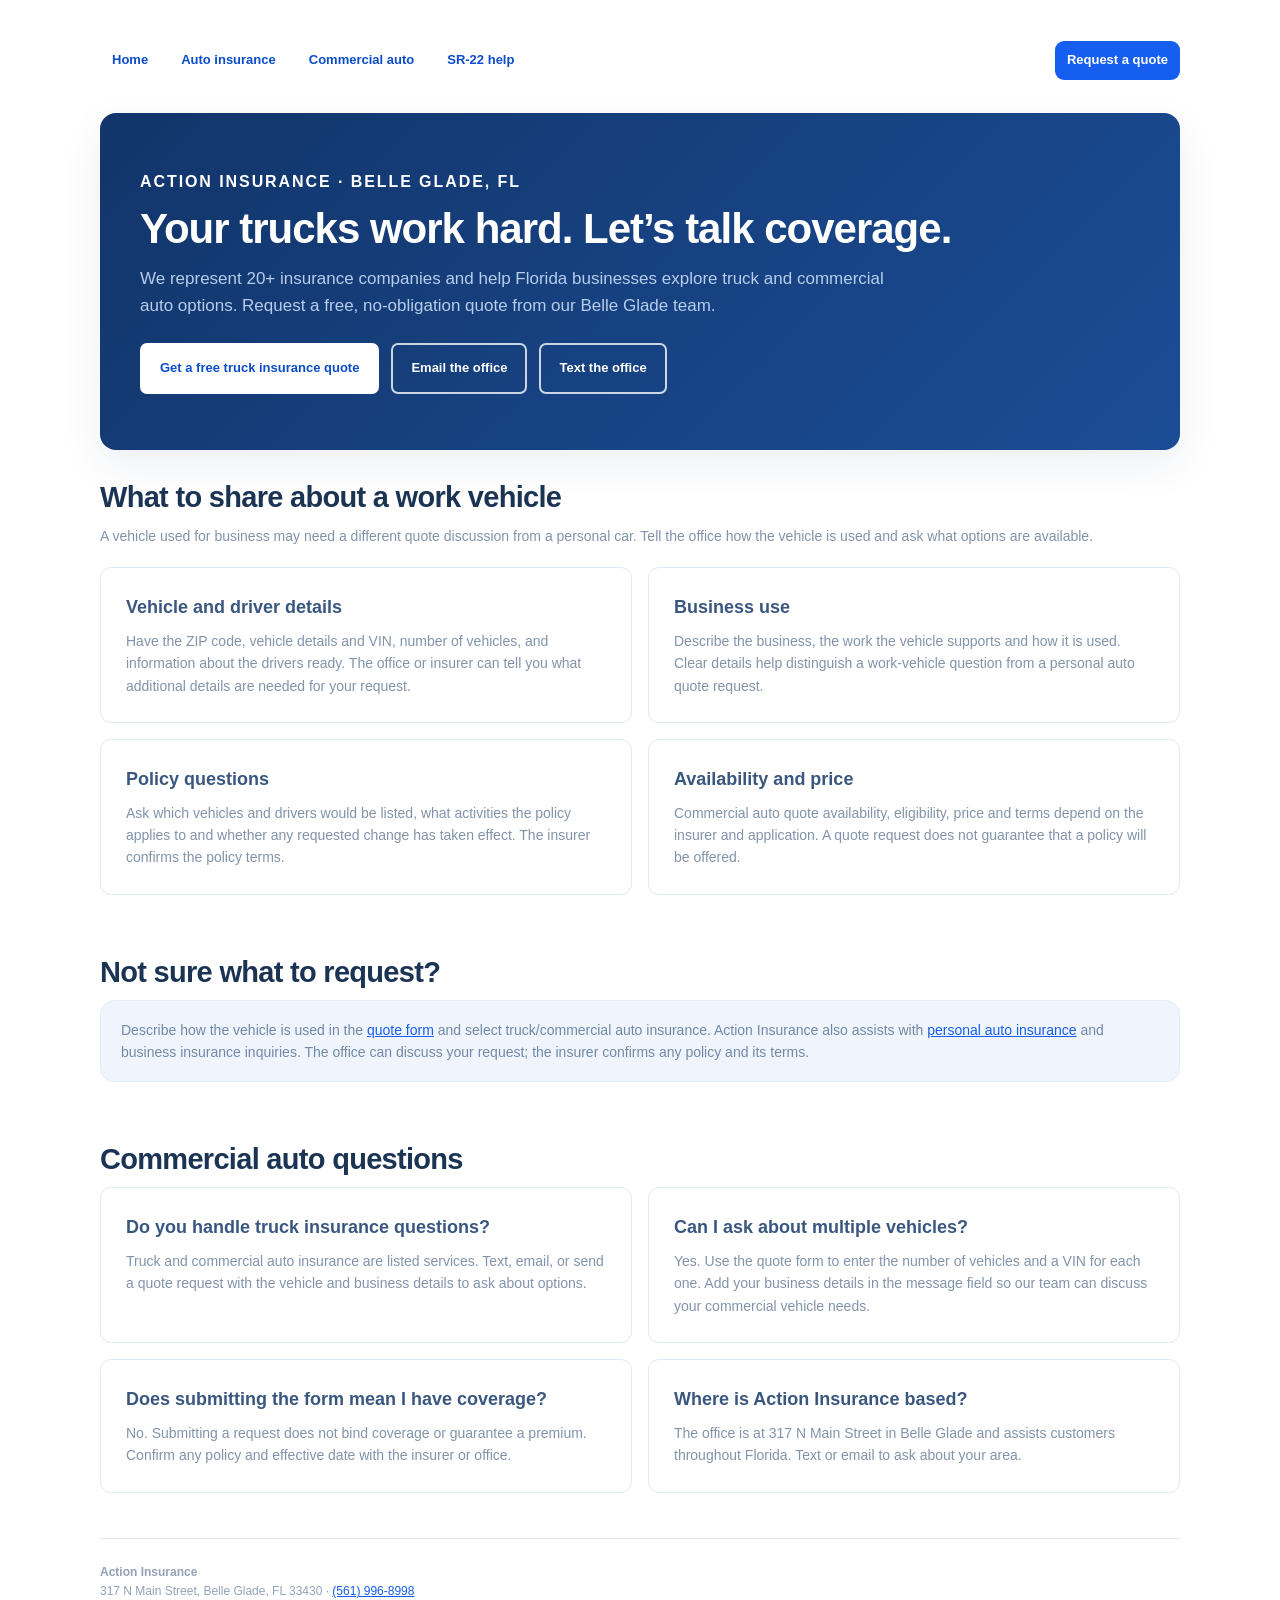
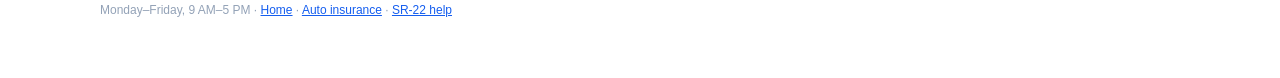
<file: commercial-auto-insurance.html>
<!doctype html>
<html lang="en">
<head>
  <meta charset="utf-8">
  <meta name="viewport" content="width=device-width, initial-scale=1">
  <title>Commercial Auto &amp; Truck Insurance | Action Insurance</title>
  <meta name="description" content="Ask Action Insurance in Belle Glade about truck and commercial auto insurance quote options for Florida businesses and work vehicles.">
  <link rel="canonical" href="https://545ny9kfnb-ship-it.github.io/Action-insurance/commercial-auto-insurance.html">
  <meta name="robots" content="index, follow">
  <link rel="stylesheet" href="services.css">
</head>
<body><a class="skip-link" href="#main-content">Skip to main content</a><main class="wrap" id="main-content" tabindex="-1">
  <nav class="site-nav" aria-label="Insurance services"><a href="./">Home</a><a href="auto-insurance.html">Auto insurance</a><a href="commercial-auto-insurance.html" aria-current="page">Commercial auto</a><a href="sr-22.html">SR-22 help</a><a class="nav-quote" href="./#quote">Request a quote</a></nav>
  <header class="hero"><div class="brand">ACTION INSURANCE &middot; BELLE GLADE, FL</div><h1>Your trucks work hard. Let’s talk coverage.</h1><p>We represent 20+ insurance companies and help Florida businesses explore truck and commercial auto options. Request a free, no-obligation quote from our Belle Glade team.</p><div class="actions"><a class="btn btn-primary" href="./#quote">Get a free truck insurance quote</a><a class="btn btn-secondary" href="mailto:actioninsgroup@aol.com?subject=Insurance%20quote%20request">Email the office</a><a class="btn btn-secondary" href="sms:+15619968998">Text the office</a></div></header>
  <section aria-labelledby="commercial-auto-quote"><h2 id="commercial-auto-quote">What to share about a work vehicle</h2><p class="sub">A vehicle used for business may need a different quote discussion from a personal car. Tell the office how the vehicle is used and ask what options are available.</p><div class="grid">
    <article class="card"><h3>Vehicle and driver details</h3><p>Have the ZIP code, vehicle details and VIN, number of vehicles, and information about the drivers ready. The office or insurer can tell you what additional details are needed for your request.</p></article>
    <article class="card"><h3>Business use</h3><p>Describe the business, the work the vehicle supports and how it is used. Clear details help distinguish a work-vehicle question from a personal auto quote request.</p></article>
    <article class="card"><h3>Policy questions</h3><p>Ask which vehicles and drivers would be listed, what activities the policy applies to and whether any requested change has taken effect. The insurer confirms the policy terms.</p></article>
    <article class="card"><h3>Availability and price</h3><p>Commercial auto quote availability, eligibility, price and terms depend on the insurer and application. A quote request does not guarantee that a policy will be offered.</p></article>
  </div></section>
  <section><h2>Not sure what to request?</h2><div class="callout"><p>Describe how the vehicle is used in the <a href="./#quote">quote form</a> and select truck/commercial auto insurance. Action Insurance also assists with <a href="auto-insurance.html">personal auto insurance</a> and business insurance inquiries. The office can discuss your request; the insurer confirms any policy and its terms.</p></div></section>
  <section aria-labelledby="commercial-faq"><h2 id="commercial-faq">Commercial auto questions</h2><div class="grid">
    <article class="card"><h3>Do you handle truck insurance questions?</h3><p>Truck and commercial auto insurance are listed services. Text, email, or send a quote request with the vehicle and business details to ask about options.</p></article>
    <article class="card"><h3>Can I ask about multiple vehicles?</h3><p>Yes. Use the quote form to enter the number of vehicles and a VIN for each one. Add your business details in the message field so our team can discuss your commercial vehicle needs.</p></article>
    <article class="card"><h3>Does submitting the form mean I have coverage?</h3><p>No. Submitting a request does not bind coverage or guarantee a premium. Confirm any policy and effective date with the insurer or office.</p></article>
    <article class="card"><h3>Where is Action Insurance based?</h3><p>The office is at 317 N Main Street in Belle Glade and assists customers throughout Florida. Text or email to ask about your area.</p></article>
  </div></section>
  <footer><strong>Action Insurance</strong><br>317 N Main Street, Belle Glade, FL 33430 &middot; <a href="sms:+15619968998">(561) 996-8998</a><br>Monday&ndash;Friday, 9 AM&ndash;5 PM &middot; <a href="./">Home</a> &middot; <a href="auto-insurance.html">Auto insurance</a> &middot; <a href="sr-22.html">SR-22 help</a></footer>
</main></body></html>
</file>
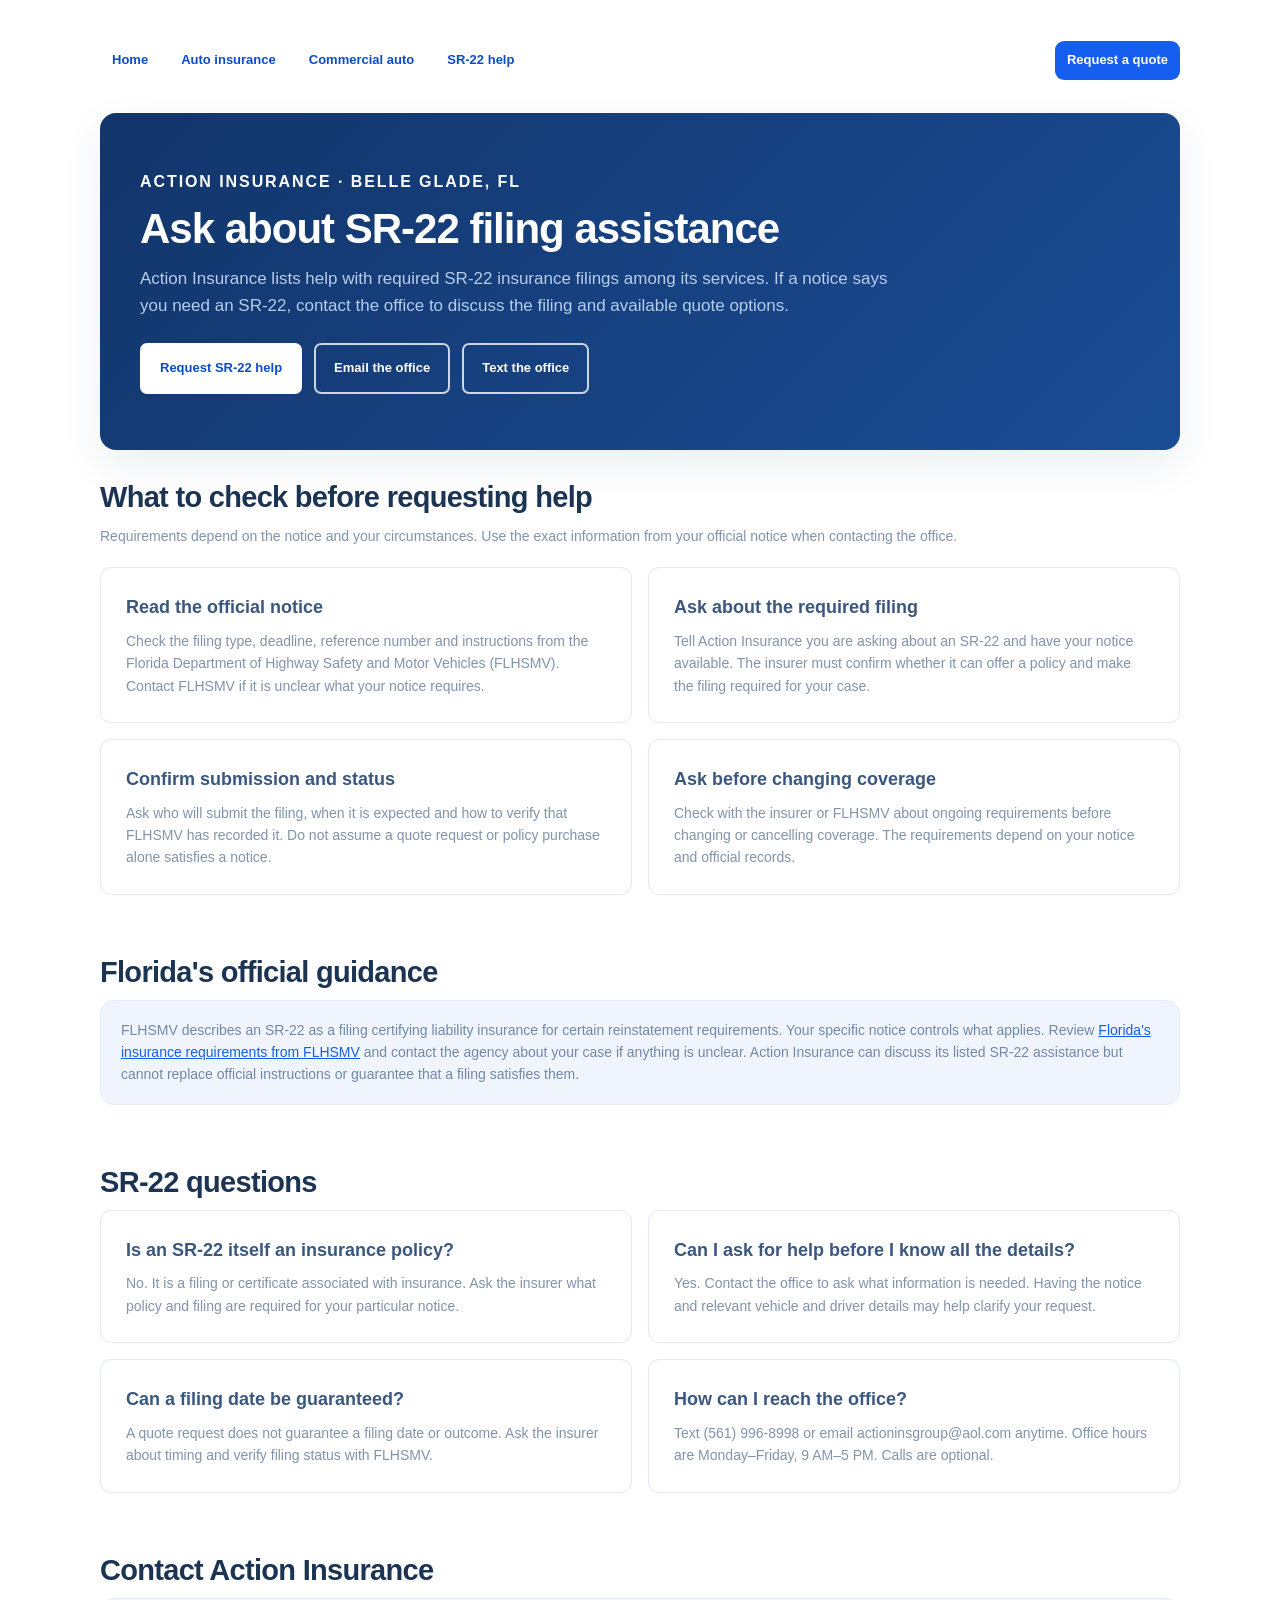
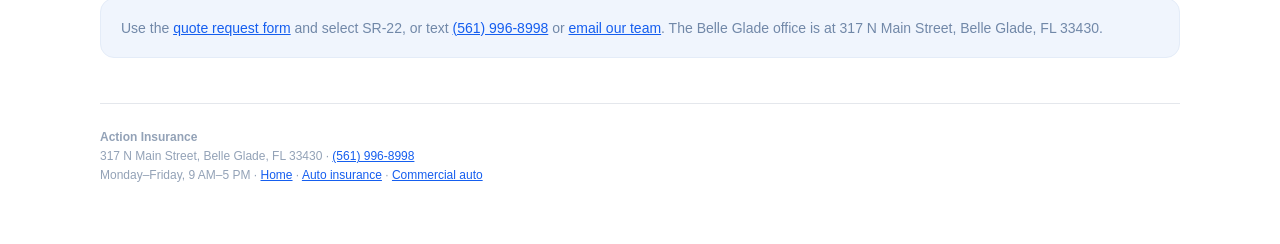
<file: sr-22.html>
<!doctype html>
<html lang="en">
<head>
  <meta charset="utf-8">
  <meta name="viewport" content="width=device-width, initial-scale=1">
  <title>SR-22 Filing Assistance in Florida | Action Insurance</title>
  <meta name="description" content="Ask Action Insurance in Belle Glade about SR-22 filing assistance in Florida. Discuss the notice you received, timing and quote options.">
  <link rel="canonical" href="https://545ny9kfnb-ship-it.github.io/Action-insurance/sr-22.html">
  <meta name="robots" content="index, follow">
  <link rel="stylesheet" href="services.css">
</head>
<body><a class="skip-link" href="#main-content">Skip to main content</a><main class="wrap" id="main-content" tabindex="-1">
  <nav class="site-nav" aria-label="Insurance services"><a href="./">Home</a><a href="auto-insurance.html">Auto insurance</a><a href="commercial-auto-insurance.html">Commercial auto</a><a href="sr-22.html" aria-current="page">SR-22 help</a><a class="nav-quote" href="./#quote">Request a quote</a></nav>
  <header class="hero"><div class="brand">ACTION INSURANCE &middot; BELLE GLADE, FL</div><h1>Ask about SR-22 filing assistance</h1><p>Action Insurance lists help with required SR-22 insurance filings among its services. If a notice says you need an SR-22, contact the office to discuss the filing and available quote options.</p><div class="actions"><a class="btn btn-primary" href="./#quote">Request SR-22 help</a><a class="btn btn-secondary" href="mailto:actioninsgroup@aol.com?subject=Insurance%20quote%20request">Email the office</a><a class="btn btn-secondary" href="sms:+15619968998">Text the office</a></div></header>
  <section aria-labelledby="sr22-steps"><h2 id="sr22-steps">What to check before requesting help</h2><p class="sub">Requirements depend on the notice and your circumstances. Use the exact information from your official notice when contacting the office.</p><div class="grid">
    <article class="card"><h3>Read the official notice</h3><p>Check the filing type, deadline, reference number and instructions from the Florida Department of Highway Safety and Motor Vehicles (FLHSMV). Contact FLHSMV if it is unclear what your notice requires.</p></article>
    <article class="card"><h3>Ask about the required filing</h3><p>Tell Action Insurance you are asking about an SR-22 and have your notice available. The insurer must confirm whether it can offer a policy and make the filing required for your case.</p></article>
    <article class="card"><h3>Confirm submission and status</h3><p>Ask who will submit the filing, when it is expected and how to verify that FLHSMV has recorded it. Do not assume a quote request or policy purchase alone satisfies a notice.</p></article>
    <article class="card"><h3>Ask before changing coverage</h3><p>Check with the insurer or FLHSMV about ongoing requirements before changing or cancelling coverage. The requirements depend on your notice and official records.</p></article>
  </div></section>
  <section><h2>Florida's official guidance</h2><div class="callout"><p>FLHSMV describes an SR-22 as a filing certifying liability insurance for certain reinstatement requirements. Your specific notice controls what applies. Review <a href="https://www.flhsmv.gov/insurance/">Florida's insurance requirements from FLHSMV</a> and contact the agency about your case if anything is unclear. Action Insurance can discuss its listed SR-22 assistance but cannot replace official instructions or guarantee that a filing satisfies them.</p></div></section>
  <section aria-labelledby="sr22-faq"><h2 id="sr22-faq">SR-22 questions</h2><div class="grid">
    <article class="card"><h3>Is an SR-22 itself an insurance policy?</h3><p>No. It is a filing or certificate associated with insurance. Ask the insurer what policy and filing are required for your particular notice.</p></article>
    <article class="card"><h3>Can I ask for help before I know all the details?</h3><p>Yes. Contact the office to ask what information is needed. Having the notice and relevant vehicle and driver details may help clarify your request.</p></article>
    <article class="card"><h3>Can a filing date be guaranteed?</h3><p>A quote request does not guarantee a filing date or outcome. Ask the insurer about timing and verify filing status with FLHSMV.</p></article>
    <article class="card"><h3>How can I reach the office?</h3><p>Text (561) 996-8998 or email actioninsgroup@aol.com anytime. Office hours are Monday&ndash;Friday, 9 AM&ndash;5 PM. Calls are optional.</p></article>
  </div></section>
  <section><h2>Contact Action Insurance</h2><div class="callout"><p>Use the <a href="./#quote">quote request form</a> and select SR-22, or text <a href="sms:+15619968998">(561) 996-8998</a> or <a href="mailto:actioninsgroup@aol.com">email our team</a>. The Belle Glade office is at 317 N Main Street, Belle Glade, FL 33430.</p></div></section>
  <footer><strong>Action Insurance</strong><br>317 N Main Street, Belle Glade, FL 33430 &middot; <a href="sms:+15619968998">(561) 996-8998</a><br>Monday&ndash;Friday, 9 AM&ndash;5 PM &middot; <a href="./">Home</a> &middot; <a href="auto-insurance.html">Auto insurance</a> &middot; <a href="commercial-auto-insurance.html">Commercial auto</a></footer>
</main></body></html>
</file>
<file: services.css>
:root{--bg:#f6f8fb;--card:#fff;--text:#101828;--muted:#667085;--accent:#155EEF;--accent2:#0B4CCB;--border:#E4E7EC}
*{box-sizing:border-box}
body{margin:0;font:16px/1.6 Arial,Helvetica,sans-serif;background:var(--bg);color:var(--text)}
.wrap{max-width:1040px;margin:0 auto;padding:20px}
.skip-link{position:absolute;left:-10000px;top:auto;width:1px;height:1px;overflow:hidden}
.skip-link:focus{position:static;width:auto;height:auto;padding:10px 14px;background:#fff;color:var(--accent2);border:2px solid var(--accent2);border-radius:8px}
a:focus-visible{outline:3px solid #F79009;outline-offset:3px}
.site-nav{display:flex;align-items:center;gap:10px;flex-wrap:wrap;padding:10px 0 4px;margin-top:6px}
.site-nav a{color:var(--accent2);font-weight:700;text-decoration:none;padding:9px 12px;border-radius:9px}
.site-nav a:hover,.site-nav a:focus-visible{background:#EAF1FF;text-decoration:underline}
.site-nav .nav-quote{margin-left:auto;background:var(--accent);color:white}
.hero{margin-top:18px;background:linear-gradient(135deg,#155EEF,#113B78);color:white;border-radius:22px;padding:48px 36px;box-shadow:0 18px 50px rgba(16,24,40,.15)}
.brand{font-size:16px;font-weight:800;letter-spacing:.12em}
h1{font-size:42px;line-height:1.1;margin:12px 0;max-width:780px}
.hero p{font-size:19px;max-width:760px;color:#EEF4FF;margin:0 0 24px}
.actions{display:flex;gap:12px;flex-wrap:wrap}
.btn{display:inline-block;padding:13px 18px;border-radius:11px;text-decoration:none;font-weight:800;border:2px solid transparent}
.btn-primary{background:white;color:var(--accent2)}
.btn-secondary{border-color:rgba(255,255,255,.78);color:white}
section{padding:30px 0}
h2{font-size:29px;line-height:1.2;margin:0 0 10px}
h3{font-size:20px;margin:0 0 8px}
.sub{color:var(--muted);margin:0 0 20px}
.grid{display:grid;grid-template-columns:repeat(2,minmax(0,1fr));gap:16px}
.card{background:var(--card);border:1px solid var(--border);border-radius:16px;padding:22px}
.card p{margin:0;color:var(--muted)}
.callout{background:#EAF1FF;border-radius:14px;padding:18px 20px}
.callout p{margin:0}
a{color:var(--accent)}
footer{padding:24px 0 38px;color:var(--muted);font-size:14px;border-top:1px solid var(--border)}
@media(max-width:700px){.wrap{padding:14px}.hero{padding:34px 22px}h1{font-size:34px}.hero p{font-size:17px}.grid{grid-template-columns:1fr}.site-nav{gap:4px}.site-nav a{padding:8px 7px}.site-nav .nav-quote{margin-left:0}.actions{flex-direction:column}.btn{text-align:center}}



body{font-family:"Segoe UI",Arial,sans-serif;color:#1b3454;background:#fff}.wrap{max-width:1120px}.hero{background:linear-gradient(135deg,#12356a,#1b4d96);border-radius:16px;padding:56px 40px;box-shadow:0 15px 40px #12356a14}h1{font-weight:600;letter-spacing:-1px;max-width:830px}.hero p{font-size:17px;color:#b7cdeb}.card{border-color:#e1e9f4;padding:25px;border-radius:11px}.card p,.sub{color:#8293aa;font-size:14px}h2{font-weight:600;letter-spacing:-.7px}h3{font-size:18px;font-weight:600;color:#3a577f}.site-nav{font-size:13px;gap:9px;padding:15px 0}.site-nav a{font-weight:550}.btn{font-size:13px;border-radius:7px}.callout{background:#f0f5fd;border:1px solid #e4ecf8;font-size:14px;color:#7188a8}footer{font-size:12px;color:#93a2b7;margin-top:15px}@media(max-width:700px){.hero{padding:34px 25px}h1{font-size:34px}.hero p{font-size:15px}}
</file>
